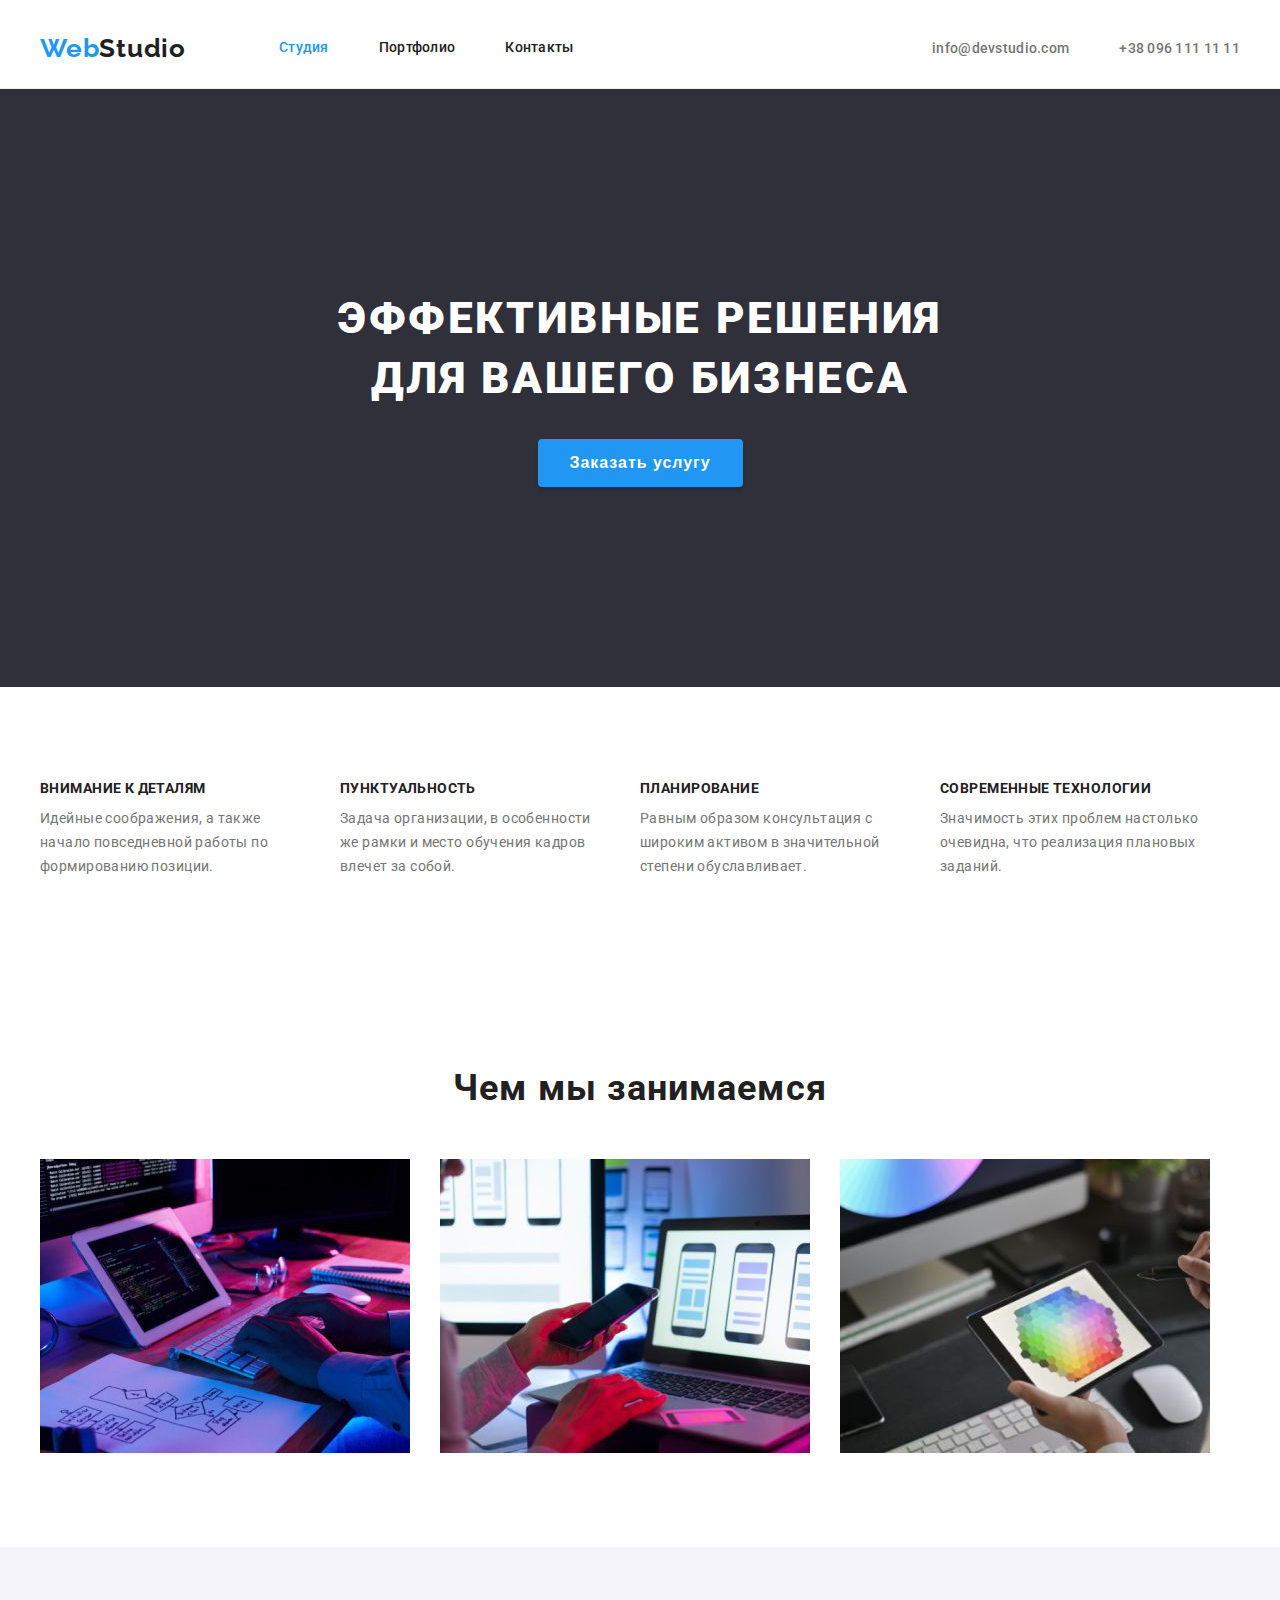
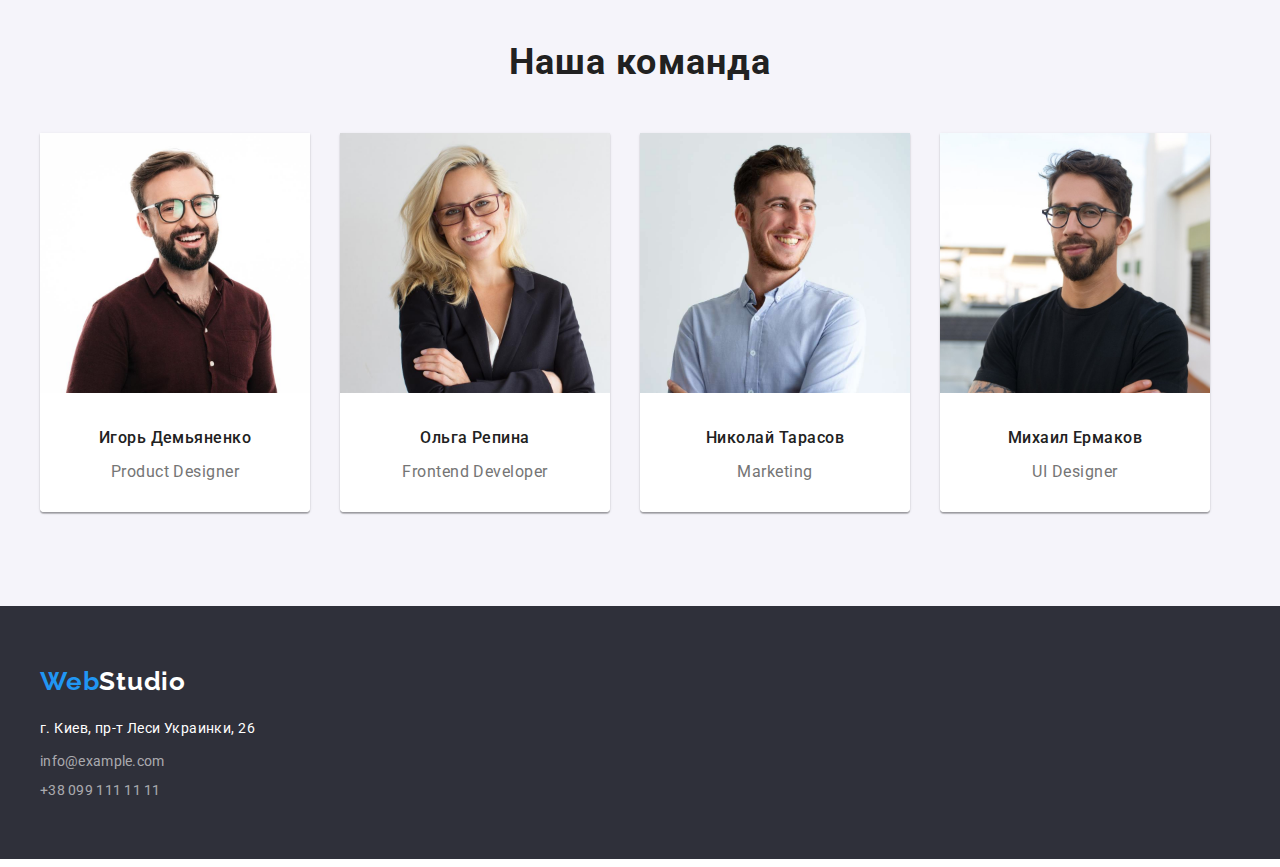
<file: index.html>
<!DOCTYPE html>
<html lang="RU">
  <head>
    <meta charset="utf-8" />
    <meta http-equiv="X-UA-Compatible" content="IE=edge" />
    <meta name="viewport" content="width=device-width, initial-scale=1.0" />
    <title>Студия</title>
    <link rel="preconnect" href="https://fonts.gstatic.com" />
    <link
      href="https://fonts.googleapis.com/css2?family=Raleway:wght@700&family=Roboto:wght@400;500;700;900&display=swap"
      rel="stylesheet"
    />
    <link
      rel="stylesheet"
      href="https://cdnjs.cloudflare.com/ajax/libs/modern-normalize/1.0.0/modern-normalize.min.css"
      integrity="sha512-ISS7cAi1PEhQ8jnbJpJZMd29NlhNj4AWYyLOSp2CE/CsHxTCu+r+t0D2yoJudVrd0/8fTVPUVDzY5Tvli75u/g=="
      crossorigin="anonymous"
    />
    <link rel="stylesheet" href="./css/styles.css" />
  </head>
  <body>
    <!-- шапка -->
    <header class="header">
      <div class="container">
        <nav class="main-nav">
          <a class="logo link" href="index.html"
            >Web<span class="logo-black">Studio</span>
          </a>

          <ul class="site-nav list">
            <li class="nav-item">
              <a
                class="site-nav-link in-header link current"
                href="./index-draft.html"
                >Студия</a
              >
            </li>

            <li class="nav-item">
              <a class="site-nav-link link in-header" href="./portfolio.html"
                >Портфолио</a
              >
            </li>

            <li class="nav-item">
              <a class="site-nav-link link in-header" href="">Контакты</a>
            </li>
          </ul>
        </nav>
        <ul class="header-contacts list">
          <li class="header-contact-item">
            <a
              class="our-contact in-header link"
              href="mailto:info@devstudio.com"
              target="blank"
              >info@devstudio.com
            </a>
          </li>

          <li class="header-contact-item">
            <a
              class="our-contact in-header link"
              href="tel:+380961111111"
              target="blank"
              >+38 096 111 11 11
            </a>
          </li>
        </ul>
      </div>
    </header>
    <main>
      <!-- hero -->
      <section class="hero-section section">
        <div class="container">
          <h1 class="hero-title">
            Эффективные решения<br />для вашего бизнеса
          </h1>
          <button class="hero-button" type="button">Заказать услугу</button>
        </div>
      </section>
      <!-- Особенности -->
      <section class="features-section section">
        <h2 class="visually-hidden">Особенности (скрытый h2)</h2>
        <div class="container">
          <ul class="features-list list">
            <li class="features-list-item">
              <h3 class="feature-title title">Внимание к деталям</h3>
              <p class="feature-desc text-desc">
                Идейные соображения, а также начало повседневной работы по
                формированию позиции.
              </p>
            </li>

            <li class="features-list-item">
              <h3 class="feature-title title">Пунктуальность</h3>
              <p class="feature-desc text-desc">
                Задача организации, в особенности же рамки и место обучения
                кадров влечет за собой.
              </p>
            </li>

            <li class="features-list-item">
              <h3 class="feature-title title">Планирование</h3>
              <p class="feature-desc text-desc">
                Равным образом консультация с широким активом в значительной
                степени обуславливает.
              </p>
            </li>

            <li class="features-list-item">
              <h3 class="feature-title title">Современные технологии</h3>
              <p class="feature-desc text-desc">
                Значимость этих проблем настолько очевидна, что реализация
                плановых заданий.
              </p>
            </li>
          </ul>
        </div>
      </section>
      <!-- Чем мы занимаемся -->
      <section class="section">
        <h2 class="section-title title">Чем мы занимаемся</h2>
        <div class="container">
          <ul class="our-work-cards list">
            <li class="our-work-card">
              <img
                src="./img/what-we-r-doing/imgtyping.jpg"
                width="370"
                alt="руки человека печатающего код программы на планшете c клавиатурой"
              />
            </li>

            <li class="our-work-card">
              <img
                src="./img/what-we-r-doing/imgpc.jpg"
                width="370"
                alt="руки человека со смартфоном смотрящего на ноутбук"
              />
            </li>

            <li class="our-work-card">
              <img
                src="./img/what-we-r-doing/imgtablet.jpg"
                width="370"
                alt="рука держащая планшет с избражением цветной палитры на экране "
              />
            </li>
          </ul>
        </div>
      </section>
      <!-- Наша команда -->
      <section class="our-team-section section">
        <div class="container">
          <h2 class="section-title title">Наша команда</h2>
          <ul class="team-members list">
            <li class="team-member-card">
              <img
                src="./img/our-team/igor_demianenko_product_designer.jpg"
                alt="фото Игоря Демьяненко продукт дизайнера"
                width="270"
              />
              <div class="team-member-desc">
                <h3 class="team-member-title title">Игорь Демьяненко</h3>
                <p class="profession-desc text-desc">Product Designer</p>
              </div>
            </li>

            <li class="team-member-card">
              <img
                src="./img/our-team/olga_repina_frontend.jpg"
                alt="фото Ольги Репиной фронтэнд разработчика"
                width="270"
              />
              <div class="team-member-desc">
                <h3 class="team-member-title title">Ольга Репина</h3>
                <p class="profession-desc text-desc">Frontend Developer</p>
              </div>
            </li>

            <li class="team-member-card">
              <img
                src="./img/our-team/nikolai_tarasov_marketing.jpg"
                alt="фото Николая Тарасова маркетинг менеджера"
                width="270"
              />
              <div class="team-member-desc">
                <h3 class="team-member-title title">Николай Тарасов</h3>
                <p class="profession-desc text-desc">Marketing</p>
              </div>
            </li>

            <li class="team-member-card">
              <img
                src="./img/our-team/mikhail_ermakov_ui.jpg"
                alt="фото Михаила Ермакова интерфэйс разработчика"
                width="270"
              />
              <div class="team-member-desc">
                <h3 class="team-member-title title">Михаил Ермаков</h3>
                <p class="profession-desc text-desc">UI Designer</p>
              </div>
            </li>
          </ul>
        </div>
      </section>
    </main>
    <!--    Футер   -->
    <footer class="footer">
      <div class="container">
        <a class="logo link" href="./index.html"
          >Web<span class="logo-white">Studio</span></a
        >
        <address class="address">
          <ul class="footer-contatcs list">
            <li class="footer-contact-item">
              <a
                class="footer-maps-link link"
                href="https://goo.gl/maps/9r3THDkPkgRXxkgg8"
                target="_blank"
                rel="noopener norefferer"
                >г. Киев, пр-т Леси Украинки, 26
              </a>
            </li>

            <li class="footer-contact-item">
              <a
                class="our-contact in-footer link"
                href="mailto:info@example.com"
                >info@example.com</a
              >
            </li>

            <li class="footer-contact-item">
              <a
                class="our-contact in-footer link"
                target="_blank"
                href="tel:+380991111111"
                >+38 099 111 11 11</a
              >
            </li>
          </ul>
        </address>
      </div>
    </footer>
  </body>
</html>
</file>
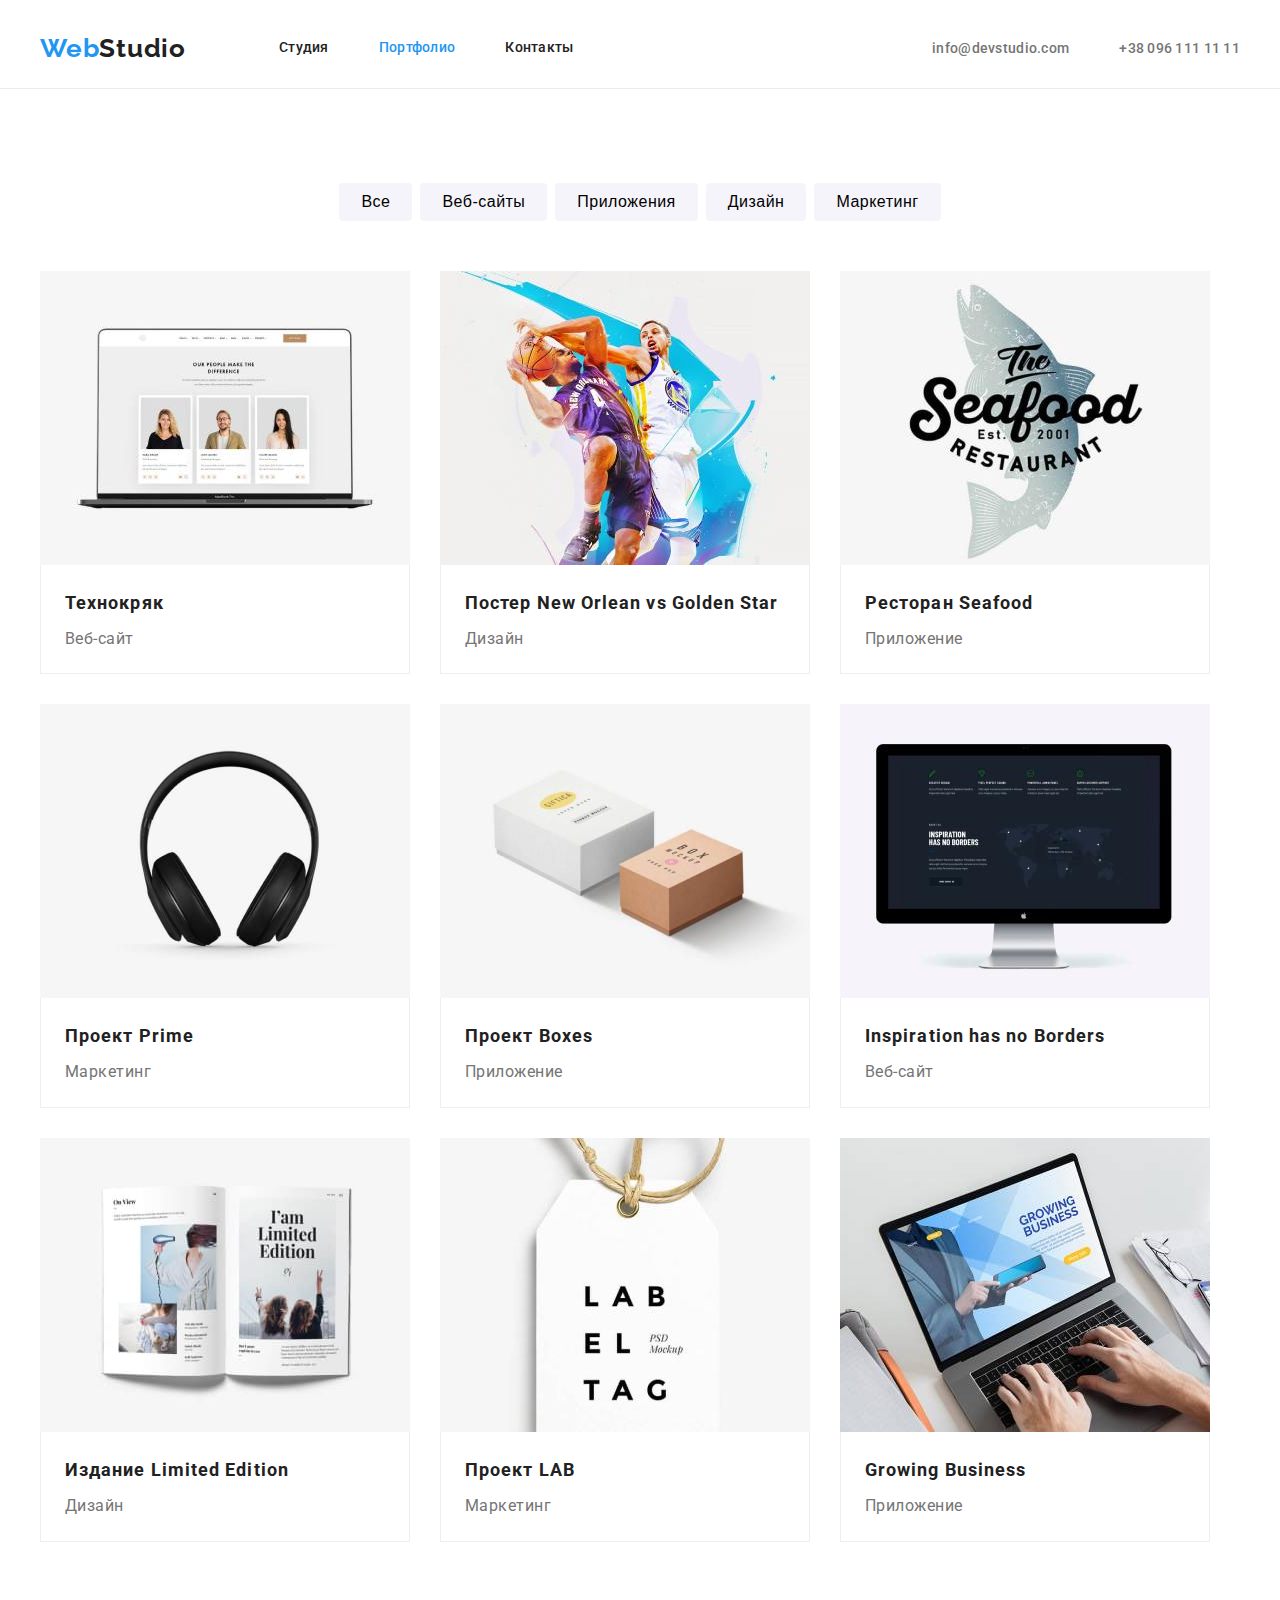
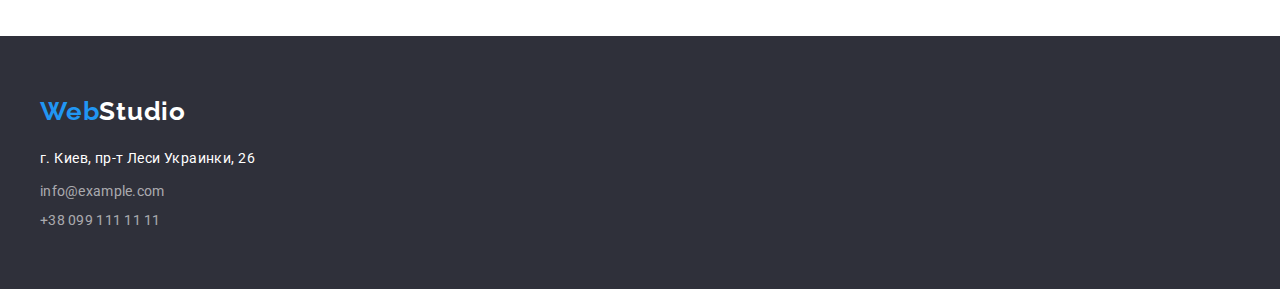
<file: portfolio.html>
<!DOCTYPE html>
<html lang="RU">
  <head>
    <meta charset="UTF-8" />
    <meta http-equiv="X-UA-Compatible" content="IE=edge" />
    <meta name="viewport" content="width=device-width, initial-scale=1.0" />
    <title>Портфолио</title>
    <link rel="preconnect" href="https://fonts.gstatic.com" />
    <link
      href="https://fonts.googleapis.com/css2?family=Raleway:wght@700&family=Roboto:wght@400;500;700;900&display=swap"
      rel="stylesheet"
    />
    <link
      rel="stylesheet"
      href="https://cdnjs.cloudflare.com/ajax/libs/modern-normalize/1.0.0/modern-normalize.min.css"
      integrity="sha512-ISS7cAi1PEhQ8jnbJpJZMd29NlhNj4AWYyLOSp2CE/CsHxTCu+r+t0D2yoJudVrd0/8fTVPUVDzY5Tvli75u/g=="
      crossorigin="anonymous"
    />
    <link rel="stylesheet" href="./css/styles.css" />
  </head>
  <body>
    <!-- шапка -->
    <header class="header">
      <div class="container">
        <nav class="main-nav">
          <a class="logo link" href="index.html"
            >Web<span class="logo-black">Studio</span></a
          >
          <ul class="site-nav list">
            <li class="nav-item">
              <a class="site-nav-link in-header link" href="./index.html"
                >Студия</a
              >
            </li>
            <li class="nav-item">
              <a
                class="site-nav-link in-header link current"
                href="./portfolio-draft.html"
                >Портфолио</a
              >
            </li>
            <li class="nav-item">
              <a class="site-nav-link in-header link" href="">Контакты</a>
            </li>
          </ul>
        </nav>
        <ul class="header-contacts list">
          <li class="header-contact-item">
            <a
              class="our-contact in-header link"
              href="mailto:info@devstudio.com"
              target="blank"
            >
              info@devstudio.com</a
            >
          </li>
          <li class="header-contact-item">
            <a
              class="our-contact in-header link"
              href="tel:+380961111111"
              target="blank"
              >+38 096 111 11 11</a
            >
          </li>
        </ul>
      </div>
    </header>
    <main>
      <section class="portfolio-section section">
        <div class="container">
           <h2 class="visually-hidden">Наши проекты (скрытый h2)</h2>
        <!-- фильтр-кнопки -->
        <ul class="filter-buttons-list list">
          <li class="button">
            <button class="filter-button all" type="button">Все</button>
          </li>

          <li class="button">
            <button class="filter-button websites" type="button">
              Веб-сайты
            </button>
          </li>

          <li class="button">
            <button class="filter-button apps" type="button">Приложения</button>
          </li>

          <li class="button">
            <button class="filter-button design" type="button">Дизайн</button>
          </li>

          <li class="button">
            <button class="filter-button marketing" type="button">
              Маркетинг
            </button>
          </li>
        </ul>
        <!-- /фильтр-кнопки -->
        <ul class="portfolio-list list">
          <li class="portfolio-list-item">
            <a href="" class="link">
              <img
                src="./img/portofolio/technokryak.jpg"
                width="370"
                height="294"
                alt="Фото проекта Технокряк"/>
               <!-- <p>Здесь будет текст который должен отображаться при :hover</p> -->
              <div class="portfolio-item-desc-wrapper">
                <h3 class="portfolio-project-title title">Технокряк</h3>
                <p class="portfolio-desc text-desc">Веб-сайт</p>
              </div>
            </a>
          </li>

          <li class="portfolio-list-item">
            <a href="" class="link">
              <img
                src="./img/portofolio/poster-nba.jpg"
                width="370"
                height="294"
                alt="Фото игроков НБА"/>
               <!-- <p>Здесь будет текст который должен отображаться при :hover</p> -->
              <div class="portfolio-item-desc-wrapper">
                <h3 class="portfolio-project-title title">Постер New Orlean vs Golden Star</h3>            
                <p class="portfolio-desc text-desc">Дизайн</p>
              </div>
              
            </a>
          </li>

          <li class="portfolio-list-item">
            <a href="" class="link">
              <img
                src="./img/portofolio/seafood-rest.jpg"
                width="370"
                height="294"
                alt="Логотип ресторана Сифуд"/>
               <!-- <p>Здесь будет текст который должен отображаться при :hover</p> -->
              <div class="portfolio-item-desc-wrapper">
                <h3 class="portfolio-project-title title">Ресторан Seafood</h3>
                <p class="portfolio-desc text-desc">Приложение</p>
              </div>            
            </a>
          </li>

          <li class="portfolio-list-item">
            <a href="" class="link">
              <img
                src="./img/portofolio/project-prime.jpg"
                width="370"
                height="294"
                alt="Проект Прайм. Фото наушников"/>
               <!-- <p>Здесь будет текст который должен отображаться при :hover</p> -->
              <div class="portfolio-item-desc-wrapper">
                <h3 class="portfolio-project-title title">Проект Prime</h3>
                <p class="portfolio-desc text-desc">Маркетинг</p>
              </div>
            </a>
          </li>

          <li class="portfolio-list-item">
            <a href="" class="link">
              <img
                src="./img/portofolio/project-boxes.jpg"
                width="370"
                height="294"
                alt="Логотип проекта Боксес"/>
              <!-- <p>Здесь будет текст который должен отображаться при :hover</p> -->
              <div class="portfolio-item-desc-wrapper">
                <h3 class="portfolio-project-title title">Проект Boxes</h3>
                <p class="portfolio-desc text-desc">Приложение</p>
              </div>
            </a>
          </li>

          <li class="portfolio-list-item">
            <a href="" class="link">
              <img
                src="./img/portofolio/inspiration-has-no-borders.jpg"
                width="370"
                height="294"
                alt="Фото вебсайта"/>
               <!-- <p>Здесь будет текст который должен отображаться при :hover</p> -->
              <div class="portfolio-item-desc-wrapper">
                <h3 class="portfolio-project-title title">Inspiration has no Borders</h3>
                <p class="portfolio-desc text-desc">Веб-сайт</p>
              </div>        
            </a>
          </li>

          <li class="portfolio-list-item">
            <a href="" class="link">
              <img
                src="./img/portofolio/limited-edition.jpg"
                width="370"
                height="294"
                alt="Фото издания Лимитед Идишн"/>
               <!-- <p>Здесь будет текст который должен отображаться при :hover</p> -->
              <div class="portfolio-item-desc-wrapper">
                <h3 class="portfolio-project-title title">Издание Limited Edition</h3>
                <p class="portfolio-desc text-desc">Дизайн</p>
              </div>
            </a>
          </li>

          <li class="portfolio-list-item">
            <a href="" class="link">
              <img
                src="./img/portofolio/project-lab.jpg"
                width="370"
                height="294"
                alt="Фото логотипа проекта ЛАБ"/>
               <!-- <p>Здесь будет текст который должен отображаться при :hover</p> -->
              <div class="portfolio-item-desc-wrapper">
                <h3 class="portfolio-project-title title">Проект LAB</h3>
                <p class="portfolio-desc text-desc">Маркетинг</p>
              </div>
            </a>
          </li>

          <li class="portfolio-list-item">
            <a href="" class="link">
              <img
                src="./img/portofolio/growing-buisness.jpg"
                width="370"
                height="294"
                alt="Фото вебсайта Гроуинг Бизнес"/>
              <!-- <p>Здесь будет текст который должен отображаться при :hover</p> -->
              <div class="portfolio-item-desc-wrapper">
                <h3 class="portfolio-project-title title">Growing Business</h3>
                <p class="portfolio-desc text-desc">Приложение</p>
              </div>
            </a>
          </li>
        </ul>
      </section>
        </div>
       
    </main>
    <!--    Футер   -->
    <footer class="footer">
      <div class="container">
        <a class="logo link" href="./index.html">Web<span class="logo-white">Studio</span></a>
          <address class="address">
          <ul class="footer-contatcs list">
            <li class="footer-contact-item">
              <a
                class="footer-maps-link link"
                href="https://goo.gl/maps/9r3THDkPkgRXxkgg8"
                target="_blank"
                rel="noopener norefferer">
                г. Киев, пр-т Леси Украинки, 26
              </a>
            </li>

            <li class="footer-contact-item">
              <a
                class="our-contact in-footer link"
                href="mailto:info@example.com"
                >info@example.com</a>
            </li>

            <li class="footer-contact-item">
              <a
                class="our-contact in-footer link"
                target="_blank"
                href="tel:+380991111111">
                +38 099 111 11 11</a>
            </li>
          </ul>
        </address>
      </div>
    </footer>
  </body>
</html>
</file>
<file: css/styles.css>
/* 
FONTS:
- ROBOTO: font-weight:500 400 900 700

- RALEWAY(in logo only): font-weight: 700.

accent color #2196F3 
<h> color #212121 
<p> color #757575

*/

:root {
  --main-font: "roboto", sans-serif;
  --secondary-font: "raleway", sans-serif;
  --accent-color: #2196f3;
  --title-color: #212121;
  --text-color: #757575;
  --secondary-text-color: rgba(255, 255, 255, 0.6);
  --background-color: #fff;
  --secondary-background-color: #f5f4fa;
  --footer-background-color: #2f303a;
  --p-section: 94px;
  --cards-margin: 30px;
  --cards-margin-negative: -30px;
  /* --pb-section: 94px; */
}

body {
  font-family: var(--main-font);
  background-color: #ffffff;
  color: var(--title-color);

  margin-left: auto;
  margin-right: auto;

  /* width: 1600px; */
}

.visually-hidden {
  position: absolute !important;
  clip: rect(1px 1px 1px 1px); /* IE6, IE7 */
  clip: rect(1px, 1px, 1px, 1px);
  padding: 0 !important;
  border: 0 !important;
  height: 1px !important;
  width: 1px !important;
  overflow: hidden;
}
/*============ базовый сброс ============*/

h1,
h2,
h3,
h4,
h5,
h6,
p {
  margin: 0;
}

ul,
ol {
  padding: 0;
  margin: 0;
}

img {
  display: block;
}

.link {
  text-decoration: none;
  color: inherit;
}

.address {
  font-style: normal;
}

.list {
  list-style: none;
}
/*============== end базовый сброс =======*/

/*============== components ==============*/

.logo {
  margin-right: 93px;

  font-family: Raleway;
  font-weight: 700;
  font-size: 26px;
  line-height: 1.19;
  letter-spacing: 0.03em;
  color: var(--accent-color);
}
.logo-black {
  color: var(--title-color);
}
.logo-white {
  color: #ffffff;
}

.title {
  font-weight: 700;
  letter-spacing: 0.03em;
}
.section-title {
  font-size: 36px;
  line-height: 1.17;
  text-align: center;

  margin-bottom: 50px;
}

.text-desc {
  letter-spacing: 0.03em;
  color: var(--text-color);
}

.container {
  width: 1200px;
  padding-left: 15px;
  padding-right: 15px;
  margin: 0 auto;

  /* outline: 1px solid yellowgreen; */
}

.section {
  padding: var(--p-section) 0px;
}

/*============  end components =============*/

/*============== HEADER ==============*/

.header {
  background-color: var(--background-color);
  display: flex;
  border-bottom: 1px solid #ececec;
}

.header .container {
  display: flex;
}

.main-nav {
  display: flex;
  align-items: center;
}

.site-nav {
  display: flex;
  align-items: center;
}
.site-nav-link {
  display: inline-block;
  padding-top: 32px;
  padding-bottom: 32px;
}
.nav-item:not(:last-child) {
  margin-right: 50px;
}

.site-nav-link,
.our-contact {
  font-size: 14px;
  line-height: 1.14;
  letter-spacing: 0.02em;
  color: var(--title-color);
}
.site-nav-link:hover,
.site-nav-link:focus {
  color: var(--accent-color);
}
.current {
  color: var(--accent-color);
}

.header-contacts {
  display: flex;
  align-items: center;
  margin-left: auto;
}
.header-contact-item:not(:last-child) {
  margin-right: 50px;
}

.our-contact {
  color: var(--text-color);
}
.in-header {
  font-weight: 500;
}
.in-header:hover,
.in-header:focus {
  color: var(--accent-color);
}
/*============== END HEADER ==============*/

/*============== FOOTER ==================*/
.footer {
  background-color: var(--footer-background-color);
  padding: 60px 0px;
}

.address {
  margin-top: 20px;
}
.footer-contact-item:not(:first-child) {
  margin-top: 10px;
}
.in-footer {
  color: var(--secondary-text-color);
}
.footer-maps-link {
  font-size: 14px;
  line-height: 1.7;
  letter-spacing: 0.03em;
  color: #ffffff;
}
/*============== END FOOTER ============*/

/*============== HERO =================*/

.hero-section {
  background-color: #2f303a; /*временный фон*/

  text-align: center;
  padding: 200px 0px;
}

.hero-title {
  font-weight: 900;
  font-size: 44px;
  line-height: 1.36;
  letter-spacing: 0.06em;
  text-transform: uppercase;
  color: #ffffff;
}

.hero-button {
  font-weight: 900;
  font-size: 16px;
  line-height: 1.8;
  text-align: center;
  letter-spacing: 0.06em;
  color: #ffffff;

  min-width: 200px;
  padding: 10px 32px;
  margin-top: 30px;

  box-shadow: 0px 4px 4px rgba(0, 0, 0, 0.15);
  border-radius: 4px;
  background-color: var(--accent-color);
  border: 0px;
  cursor: pointer;
}
.hero-button:hover,
.hero-button:focus {
  background-color: #188ce8;
}

/*============== END HERO =================*/

/*============== FEATURES =================*/

.feature-title {
  font-size: 14px;
  line-height: 1.14;
  text-transform: uppercase;

  margin-bottom: 10px;
}
.features-list {
  width: 1200px;
  display: flex;
  margin-left: -30px;
}
.features-list-item {
  margin-left: 30px;
  flex-basis: calc(100% / 4 - 30px);
}

.feature-desc {
  font-size: 14px;
  line-height: 1.71;
}

/*============== END FEATURES =================*/

/*============== what we r doing ==============*/

.our-work-cards {
  width: 1200px;
  display: flex;
  margin-left: -30px;
}
.our-work-card {
  margin-left: 30px;
}

/*============== END what we r doing ==============*/

/*============== OUR TEAM =====================*/

.our-team-section {
  background-color: var(--secondary-background-color);
}
.team-members {
  width: 1200px;
  display: flex;
  margin-left: -30px;

  text-align: center;
}
.team-member-card {
  box-shadow: 0px 1px 3px rgba(0, 0, 0, 0.12), 0px 1px 1px rgba(0, 0, 0, 0.14),
    0px 2px 1px rgba(0, 0, 0, 0.2);
  border-radius: 0px 0px 4px 4px;

  margin-left: 30px;
}
.team-member-title {
  font-weight: 500;
  font-size: 16px;
  line-height: 1.87;

  margin-bottom: 10px;
}
.team-member-desc {
  border-radius: 0px 0px 4px 4px;

  padding: 30px 30px;
  /* padding-top: 30px;
  padding-bottom: 30px; */
  background-color: var(--background-color);
}

.profession-desc {
  font-size: 16px;
  line-height: 1.18;
}

/*============== END OUR TEAM =====================*/

/*============== PORTFOLIO ========================*/

.portfolio-project-title {
  font-size: 18px;
  line-height: 2;
  letter-spacing: 0.06em;
  margin-bottom: 4px;
}
.portfolio-desc {
  font-size: 16px;
  line-height: 1.8;
}

.filter-buttons-list {
  display: flex;
  justify-content: center;
  margin-left: -8px;
  margin-bottom: 50px;

  /* outline: 0.5px solid green; */
}
.button {
  margin-left: 8px;
}
.filter-button {
  font-weight: 500;
  border: 0.5px;
  background-color: var(--secondary-background-color);
  border-radius: 4px;
  cursor: pointer;
  font-size: 16px;
  line-height: 1.6;
  letter-spacing: 0.03em;

  padding: 6px 22px;
}
.filter-button:hover,
.filter-button:focus {
  background-color: var(--accent-color);
  color: var(--background-color);
  box-shadow: 0px 3px 1px rgba(0, 0, 0, 0.1), 0px 1px 2px rgba(0, 0, 0, 0.08),
    0px 2px 2px rgba(0, 0, 0, 0.12);
}

.portfolio-list {
  width: 1200px;
  display: flex;
  flex-wrap: wrap;
  margin-left: var(--cards-margin-negative);
  margin-top: var(--cards-margin-negative);
}
.portfolio-list-item {
  margin-top: var(--cards-margin);
  margin-left: var(--cards-margin);
  flex-basis: calc(100% / 3 - 30px);
}
.portfolio-item-desc-wrapper {
  padding: 20px 24px;
  border-bottom: 1px solid #eeeeee;
  border-left: 1px solid #eeeeee;
  border-right: 1px solid #eeeeee;
}

/*============== END PORTFOLIO ========================*/
</file>
